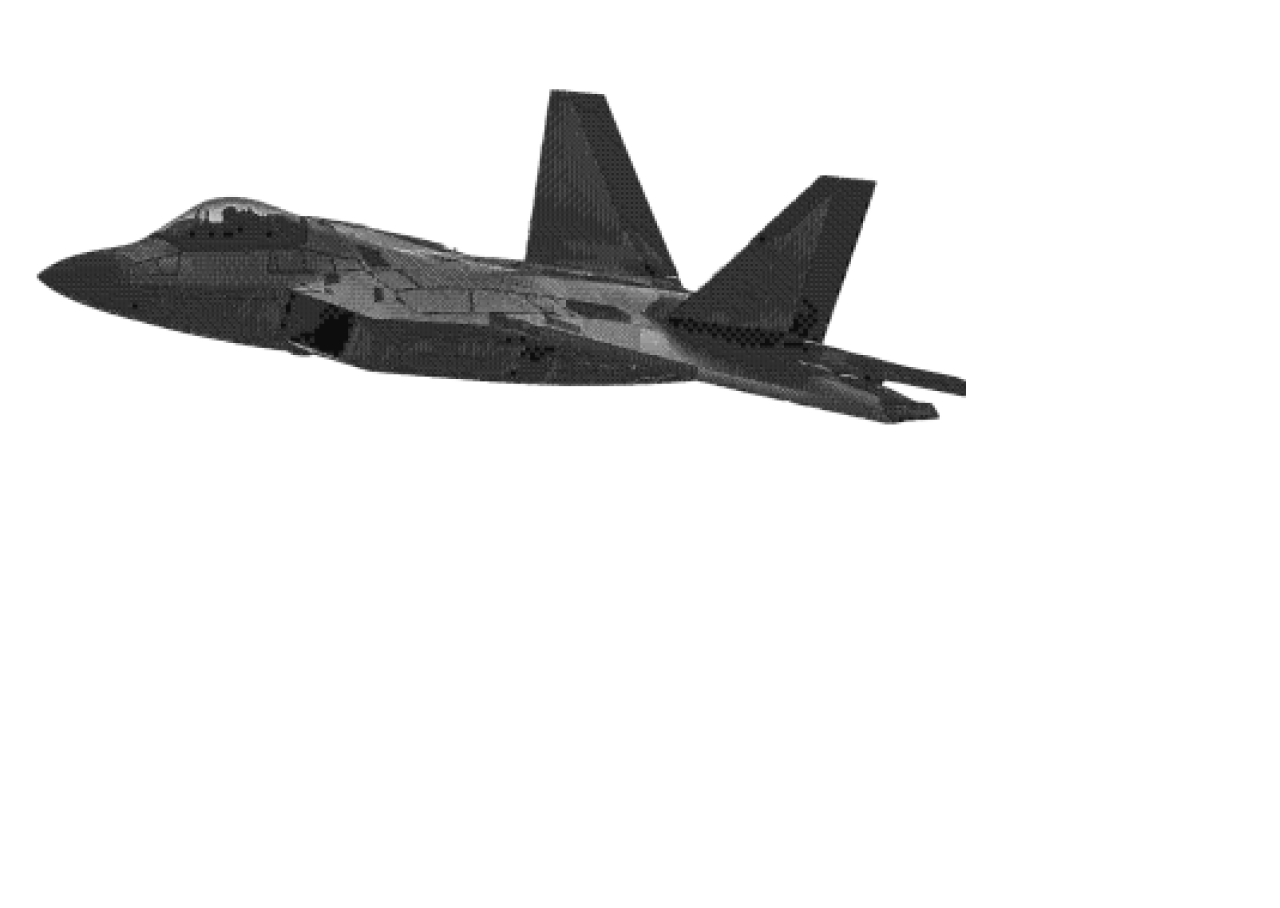
<file: dots-1/index.html>
<!DOCTYPE html>
<html lang="en">
<head>
    <meta charset="UTF-8">
    <title>Particles 1-0</title>
  <link rel="stylesheet" href="style.css">
</head>
<body>
    <img src="F-22-Silvedr.png" />
    <canvas id="canvas1"></canvas>
    <script src="script.js"></script>
</body>
</html>
</file>
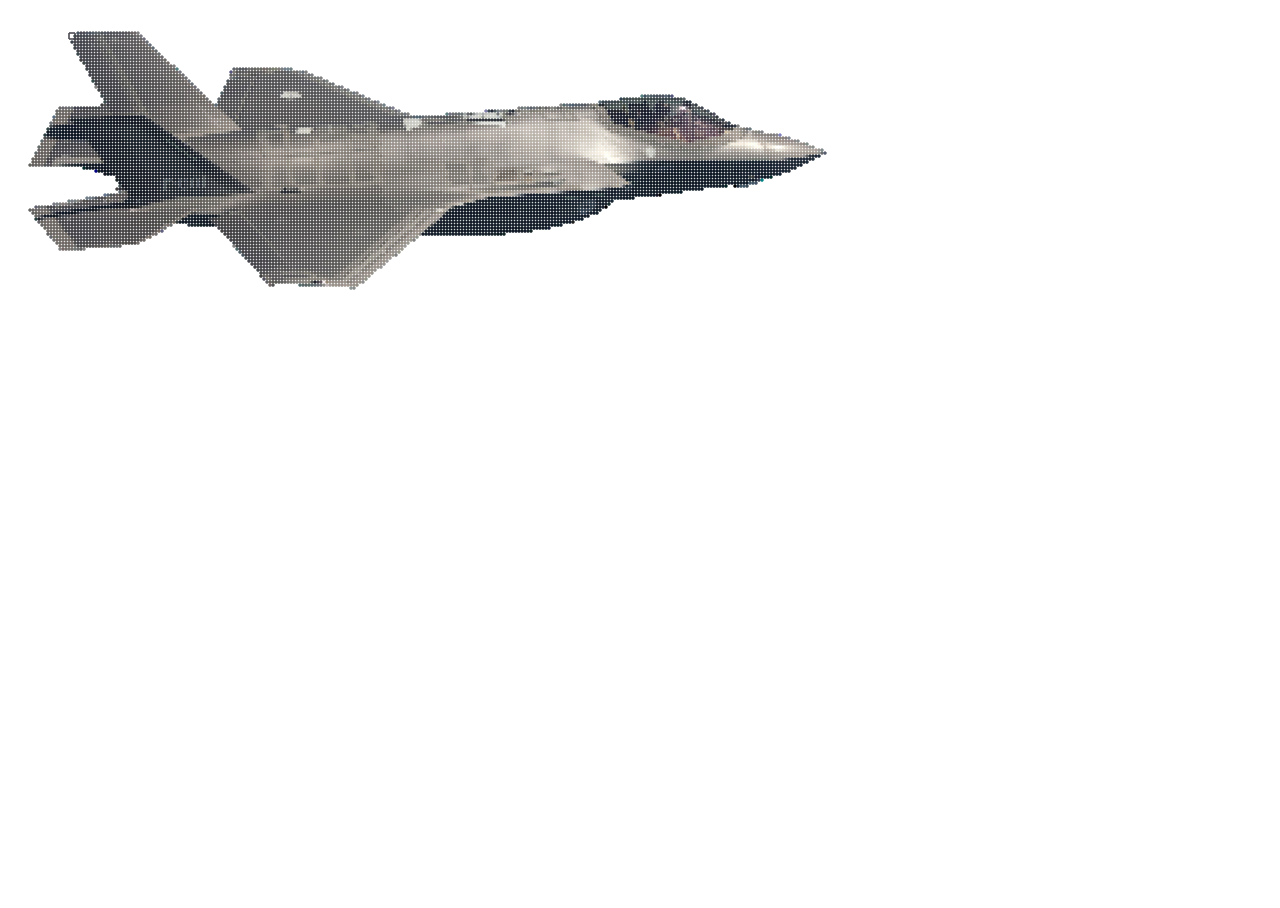
<file: dots-2/index.html>
<!DOCTYPE html>
<html lang="en">
<head>
    <meta charset="UTF-8">
    <title>Particles 1-0</title>
  <link rel="stylesheet" href="style.css">
</head>
<body>
<!--    <img src="air-force-jet.png" />-->
    <canvas id="canvas1"></canvas>
    <script src="script.js"></script>
</body>
</html>
</file>
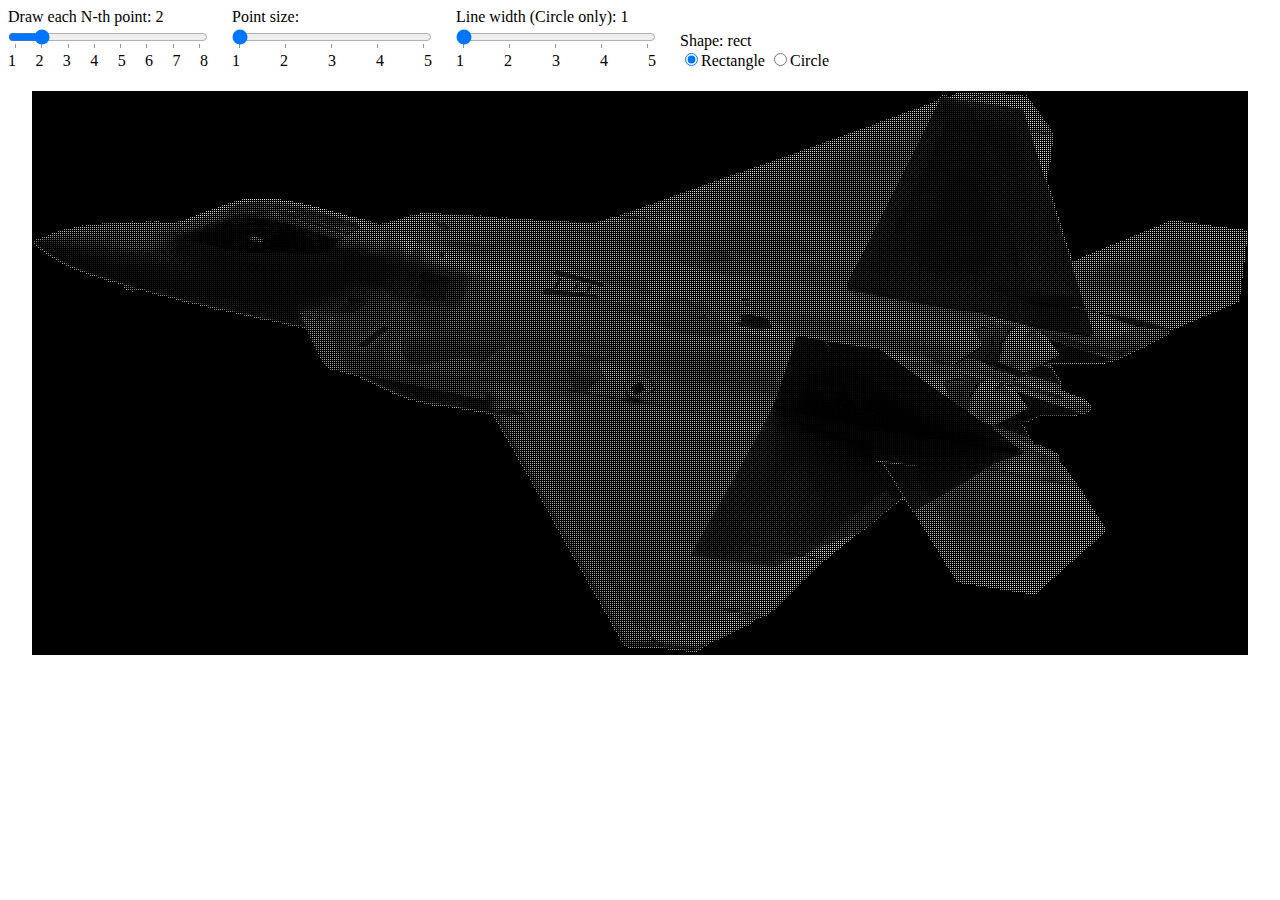
<file: dots-3-playground/index.html>
<!DOCTYPE html>
<html lang="en">
<head>
    <meta charset="UTF-8" />
    <meta name="viewport" content="width=device-width, initial-scale=1.0" />
    <title>Document</title>
</head>
<body>
<main class="main">


    <style>
        .animation-container {
            position: relative;
            margin: 0px auto 80px auto;
            width: 1216px;
            height: 564px;
        }

        #canvas1 {
            position: absolute;
            top:0px;
            left:0px;
            width: 1216px;
            height: 564px;
        }

        datalist {
            display: flex;
            justify-content: space-between;
            width: 200px;
        }

        option {
            padding: 0;
        }

        input[type="range"] {
            width: 200px;
            margin: 0;
        }

        .control {
            margin-bottom: 20px;
            margin-right: 20px;
            display: inline-block;
        }

        label {
            cursor: pointer;
        }

    </style>

    <div class="control">
        Draw each N-th point: <span id="totalpoints_value">1</span><br />
        <input type="range" id="totalpoints" name="totalpoints" min="1" max="8" step="1" value="2" list="totalpointss" />
        <datalist id="totalpointss">
            <option value="1" label="1"></option>
            <option value="2" label="2"></option>
            <option value="3" label="3"></option>
            <option value="4" label="4"></option>
            <option value="5" label="5"></option>
            <option value="6" label="6"></option>
            <option value="7" label="7"></option>
            <option value="8" label="8"></option>
        </datalist>
    </div>

    <div class="control">
        Point size: <span id="pointsize_value">1</span><br />
        <input type="range" id="pointsize" name="pointsize" min="1" max="5" step="0.2" value="1" list="pointsizes" />
        <datalist id="pointsizes">
            <option value="1" label="1"></option>
            <option value="2" label="2"></option>
            <option value="3" label="3"></option>
            <option value="4" label="4"></option>
            <option value="5" label="5"></option>
        </datalist>
    </div>

    <div class="control">
        Line width (Circle only): <span id="linewidth_value">1</span><br />
        <input type="range" id="linewidth" name="linewidth" min="1" max="5" step="0.2" value="1" list="linewidths" />
        <datalist id="linewidths">
            <option value="1" label="1"></option>
            <option value="2" label="2"></option>
            <option value="3" label="3"></option>
            <option value="4" label="4"></option>
            <option value="5" label="5"></option>
        </datalist>
    </div>

    <div class="control">
        Shape: <span id="shape_value">rect</span><br />
        <input type="radio" id="shape_rect" name="shape" value="rect" checked /><label for="shape_rect">Rectangle</label>
        <input type="radio" id="shape_circ" name="shape" value="circ" /><label for="shape_circ">Circle</label>
    </div>

    <div class="animation-container">
<!--        <img class="original" src="AdobeStock_421263495_cropped.png" />-->
        <canvas id="canvas1"></canvas>
        <script src="script.js"></script>
    </div>

</body>
</html>
</file>
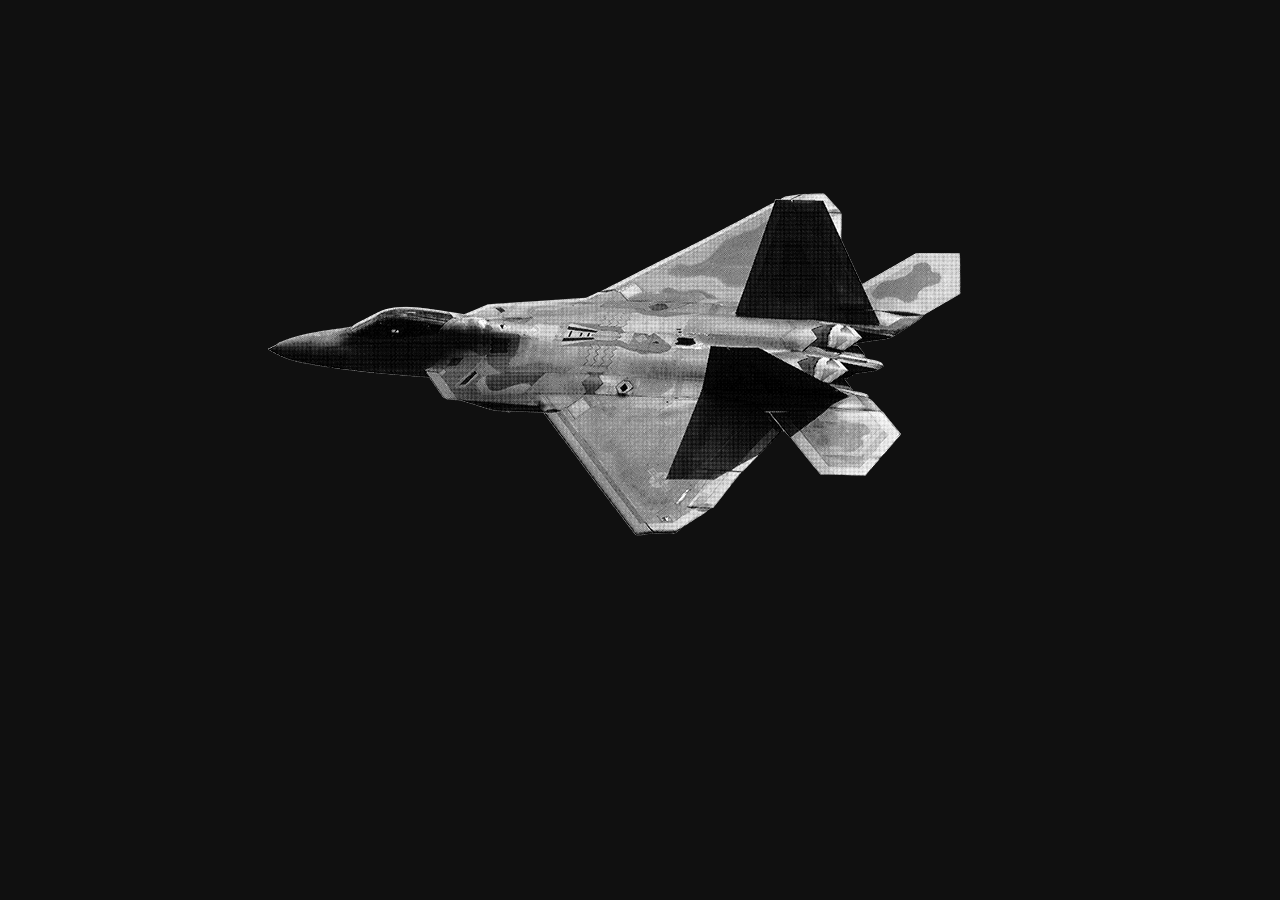
<file: photo-4/index.html>
<!DOCTYPE html>
<html lang="en">
<head>
    <meta charset="UTF-8">
    <title>Particles 1-0</title>
  <link rel="stylesheet" href="style.css">
</head>
<body>
<div class="animation-container">
    <img class="original" src="AdobeStock_421263495_800_dotted.png" />
    <canvas id="canvas1"></canvas>
    <script src="script.js"></script>
</div>
</body>
</html>
</file>
<file: dots-1/style.css>
* {
    box-sizing: border-box;
}
body,html{width:100%;height:100%;overflow: hidden;background: white;}
canvas{
    position: absolute;
    top:0;
    left:0;
}
#sourceimg {
    position: absolute;
    bottom: 10px;
    right: 10px;
    z-index: 10;
    width: 120px;
    height: 80px;
}

footer, article {
    font-family: monospace;
    color: black;
    font-size: 15px;
    text-shadow: 1px 1px 1px #737373;
}
footer {
    position: absolute;
    width: 100%;
    height: 30px;
    line-height: 30px;
    bottom: 0;
    left: 0;
    text-align: right;
    padding-right: 40px;
}
article {
    width: 50%;
    max-width: 350px;
    position: absolute;
    top: 0;
    left: 0;
    color: black;
    font-size: 15px;
    padding: 20px;
}
</file>
<file: dots-2/style.css>
* {
    box-sizing: border-box;
}
body,html{width:100%;height:100%;overflow: hidden;background: white;}
canvas{
    position: absolute;
    top:0;
    left:0;
}
#sourceimg {
    position: absolute;
    bottom: 10px;
    right: 10px;
    z-index: 10;
    width: 120px;
    height: 80px;
}

footer, article {
    font-family: monospace;
    color: black;
    font-size: 15px;
    text-shadow: 1px 1px 1px #737373;
}
footer {
    position: absolute;
    width: 100%;
    height: 30px;
    line-height: 30px;
    bottom: 0;
    left: 0;
    text-align: right;
    padding-right: 40px;
}
article {
    width: 50%;
    max-width: 350px;
    position: absolute;
    top: 0;
    left: 0;
    color: black;
    font-size: 15px;
    padding: 20px;
}
</file>
<file: photo-4/style.css>
* {
    box-sizing: border-box;
}
body,html{
    width:100%;
    height:100%;
    overflow: hidden;
    background: white;
    margin: 0;
}
body {
    background: #101010;
}
.animation-container {
    position: relative;
    margin: 80px auto;
    width: 800px;
}
canvas {
    position: absolute;
    top:0;
    left:0;
    width: 800px;
    height: 533px;
}
</file>
